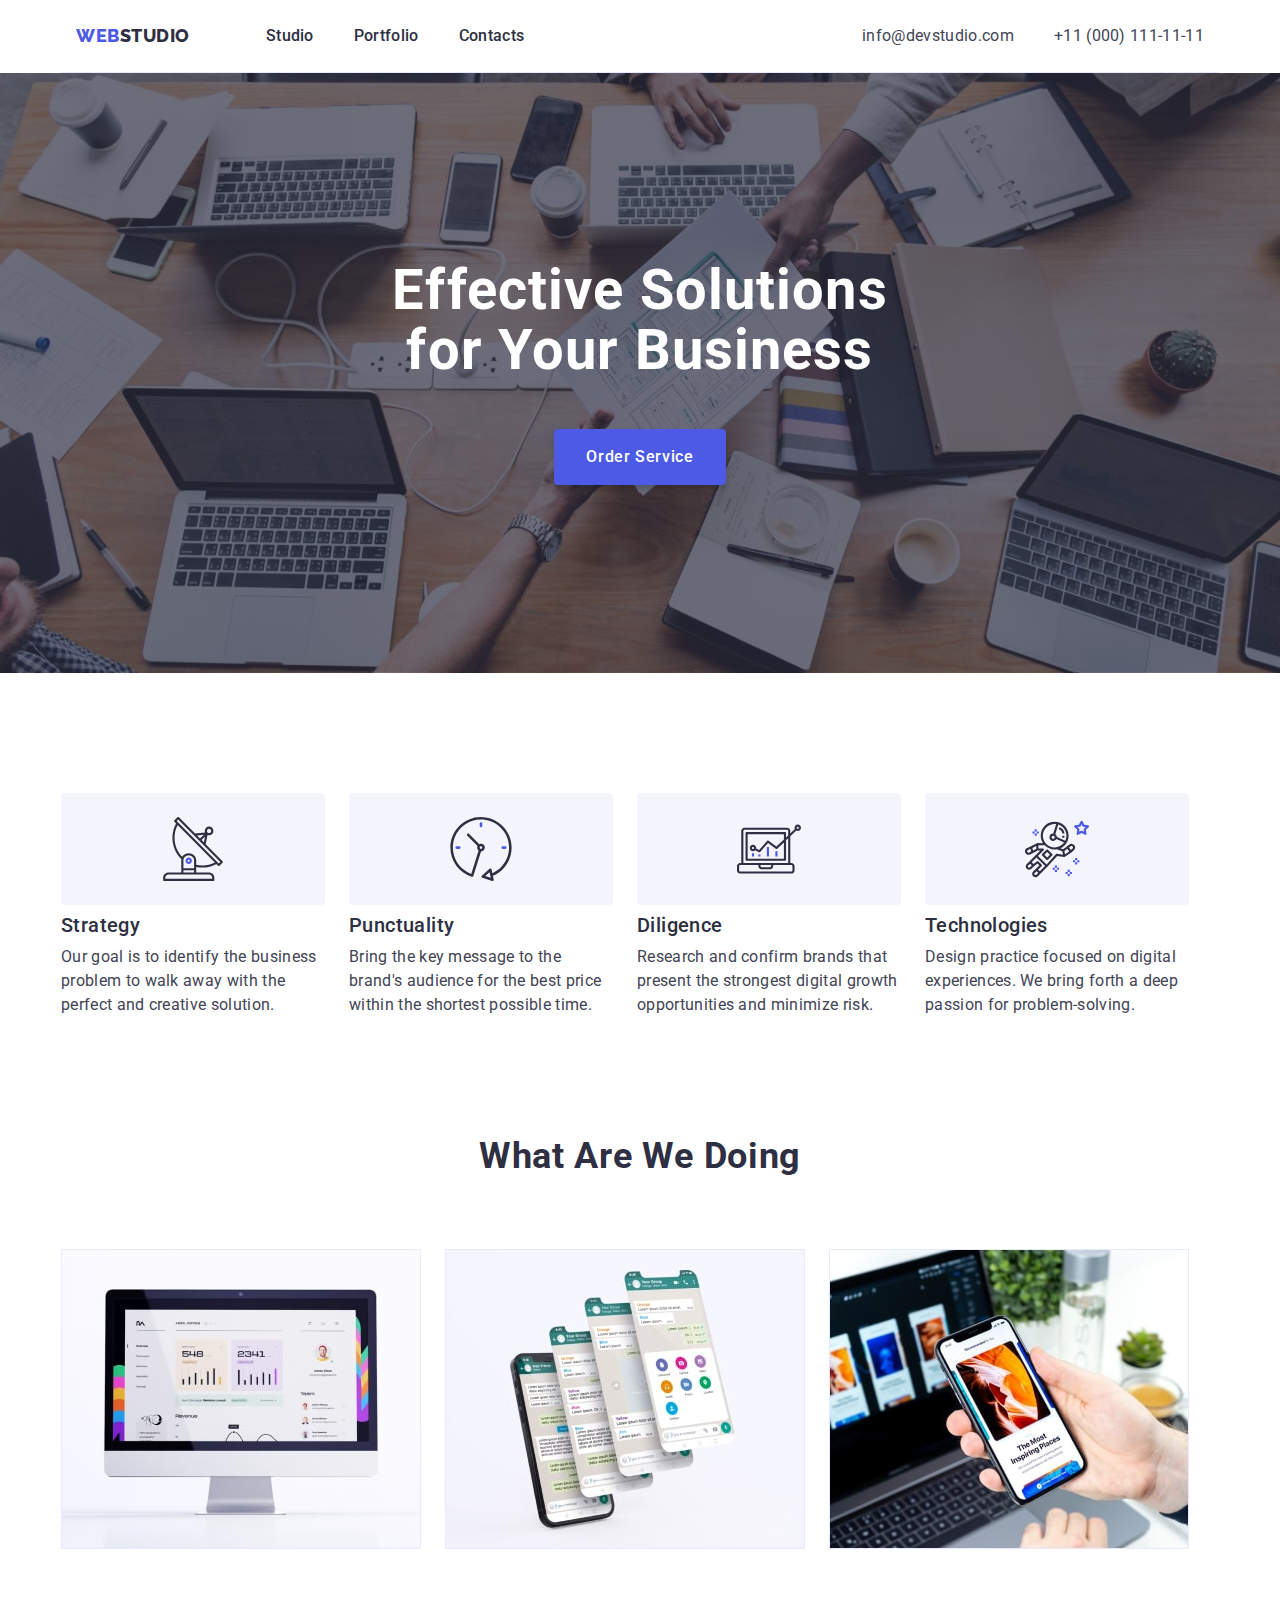
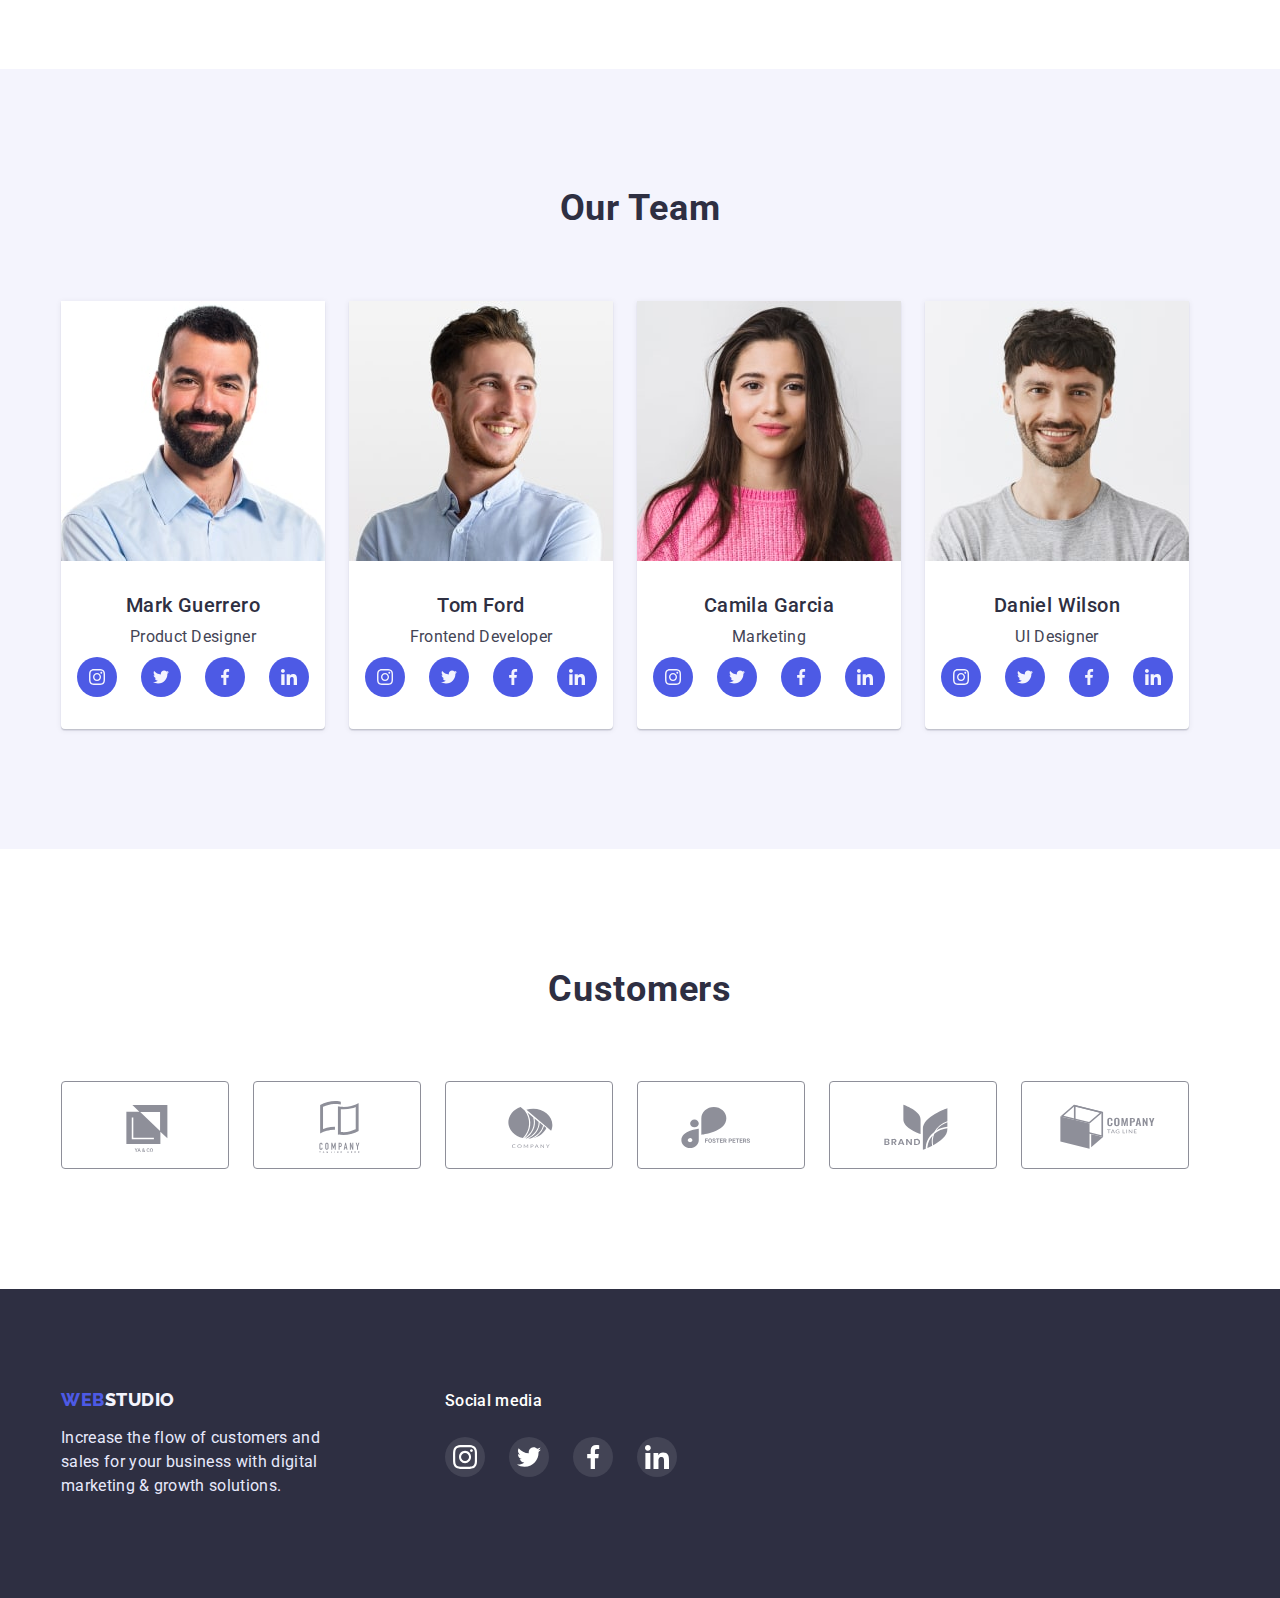
<file: index.html>
<!DOCTYPE html>
<html lang="en">
  <head>
    <meta charset="UTF-8" />
    <meta http-equiv="X-UA-Compatible" content="IE=edge" />
    <meta name="viewport" content="width=device-width, initial-scale=1.0" />
    <title>Webstudio</title>
    <link rel="preconnect" href="https://fonts.googleapis.com" />
    <link rel="preconnect" href="https://fonts.gstatic.com" crossorigin />
    <link
      href="https://fonts.googleapis.com/css2?family=Raleway:wght@800&family=Roboto:wght@400;500;700;900&display=swap"
      rel="stylesheet"
    />
    <link
      rel="stylesheet"
      href="https://cdnjs.cloudflare.com/ajax/libs/modern-normalize/1.1.0/modern-normalize.min.css"
      integrity="sha512-wpPYUAdjBVSE4KJnH1VR1HeZfpl1ub8YT/NKx4PuQ5NmX2tKuGu6U/JRp5y+Y8XG2tV+wKQpNHVUX03MfMFn9Q=="
      crossorigin="anonymous"
      referrerpolicy="no-referrer"
    />
    <link rel="stylesheet" href="./css/style.css" />
  </head>

  <body>
    <header class="header">
      <div class="container header-container">
        <nav class="header-nav">
          <a class="header-logo link" href="./index.html"
            >Web<span class="header-logo-studio">Studio</span></a
          >
          <ul class="header-list list">
            <li class="header-item">
              <a class="header-link link" href="./index.html">Studio</a>
            </li>
            <li class="header-item">
              <a class="header-link link" href="./portfolio.html">Portfolio</a>
            </li>
            <li class="header-item">
              <a class="header-link link" href="">Contacts</a>
            </li>
          </ul>
        </nav>

        <address class="header-address">
          <ul class="header-list list">
            <li>
              <a class="header-tel link" href="mailto:info@devstudio.com"
                >info@devstudio.com</a
              >
            </li>
            <li>
              <a class="header-tel link" href="tel:+110001111111"
                >+11 (000) 111-11-11</a
              >
            </li>
          </ul>
        </address>
      </div>
    </header>
    <main>
      <section class="hero">
        <div class="container hero-container">
          <div class="hero-wrap">
            <h1 class="hero-title">Effective Solutions for Your Business</h1>
            <button class="hero-btn btn" type="button">Order Service</button>
          </div>
        </div>
      </section>

      <section class="section">
        <div class="container">
          <h2 class="about" hidden>Site Info</h2>

          <ul class="about-list list">
            <li class="about-item">
              <div class="about-svg">
                <a href="">
                  <svg width="64" height="64" class="about-icons">
                    <use href="./images/icons-h2.svg#icon-antenna"></use>
                  </svg>
                </a>
              </div>
              <h3 class="about-title title">Strategy</h3>
              <p class="about-text">
                Our goal is to identify the business problem to walk away with
                the perfect and creative solution.
              </p>
            </li>
            <li class="about-item">
              <div class="about-svg">
                <a href="">
                  <svg width="64" height="64" class="about-icons">
                    <use href="./images/icons-h2.svg#icon-clock"></use>
                  </svg>
                </a>
              </div>
              <h3 class="about-title title">Punctuality</h3>
              <p class="about-text">
                Bring the key message to the brand's audience for the best price
                within the shortest possible time.
              </p>
            </li>
            <li class="about-item">
              <div class="about-svg">
                <a href="">
                  <svg width="64" height="64" class="about-icons">
                    <use href="./images/icons-h2.svg#icon-diagram"></use>
                  </svg>
                </a>
              </div>
              <h3 class="about-title title">Diligence</h3>
              <p class="about-text">
                Research and confirm brands that present the strongest digital
                growth opportunities and minimize risk.
              </p>
            </li>
            <li class="about-item">
              <div class="about-svg">
                <a href="">
                  <svg width="64" height="64" class="about-icons">
                    <use href="./images/icons-h2.svg#icon-astronaut"></use>
                  </svg>
                </a>
              </div>
              <h3 class="about-title title">Technologies</h3>
              <p class="about-text">
                Design practice focused on digital experiences. We bring forth a
                deep passion for problem-solving.
              </p>
            </li>
          </ul>
        </div>
      </section>

      <section class="doing section">
        <div class="container">
          <h2 class="doing-title">What are we doing</h2>
          <ul class="doing-list list">
            <li class="doing-item">
              <img
                src="./images/img1-min.jpg"
                alt="Computer"
                width="360"
                height="300"
              />
            </li>
            <li class="doing-item">
              <img
                src="./images/img2-min.jpg"
                alt="Phone"
                width="360"
                height="300"
              />
            </li>
            <li class="doing-item">
              <img
                src="./images/img3-min.jpg"
                alt="Phone"
                width="360"
                height="300"
              />
            </li>
          </ul>
        </div>
      </section>

      <section class="team section">
        <div class="container">
          <h2 class="team-title title">Our Team</h2>
          <ul class="team-list list">
            <li class="team-item">
              <img
                class="team-img"
                src="./images/img-card4-min.jpg"
                alt="Mark Guerrero"
                width="264"
                height="260"
              />
              <div class="people-text">
                <h3 class="team-people">Mark Guerrero</h3>
                <p class="team-text">Product Designer</p>
                <ul class="people-soc list">
                  <li class="people-soc-list">
                    <a class="people-soc-item link" href="">
                      <svg width="16" height="16" class="people-soc-icon">
                        <use href="./images/icons.svg#icon-instagram"></use>
                      </svg>
                    </a>
                  </li>
                  <li class="people-soc-list">
                    <a class="people-soc-item link" href="">
                      <svg width="16" height="16" class="people-soc-icon">
                        <use href="./images/icons.svg#icon-twitter"></use>
                      </svg>
                    </a>
                  </li>
                  <li class="people-soc-list">
                    <a class="people-soc-item link" href="">
                      <svg width="16" height="16" class="people-soc-icon">
                        <use href="./images/icons.svg#icon-facebook"></use>
                      </svg>
                    </a>
                  </li>
                  <li class="people-soc-list">
                    <a class="people-soc-item link" href="">
                      <svg width="16" height="16" class="people-soc-icon">
                        <use href="./images/icons.svg#icon-linkedin"></use>
                      </svg>
                    </a>
                  </li>
                </ul>
              </div>
            </li>
            <li class="team-item">
              <img
                class="team-img"
                src="./images/img-card3-min.jpg"
                alt="Tom Ford"
                width="264"
                height="260"
              />
              <div class="people-text">
                <h3 class="team-people">Tom Ford</h3>
                <p class="team-text">Frontend Developer</p>
                <ul class="people-soc list">
                  <li class="people-soc-list">
                    <a class="people-soc-item link" href="">
                      <svg width="16" height="16" class="people-soc-icon">
                        <use href="./images/icons.svg#icon-instagram"></use>
                      </svg>
                    </a>
                  </li>
                  <li class="people-soc-list">
                    <a class="people-soc-item link" href="">
                      <svg width="16" height="16" class="people-soc-icon">
                        <use href="./images/icons.svg#icon-twitter"></use>
                      </svg>
                    </a>
                  </li>
                  <li class="people-soc-list">
                    <a class="people-soc-item link" href="">
                      <svg width="16" height="16" class="people-soc-icon">
                        <use href="./images/icons.svg#icon-facebook"></use>
                      </svg>
                    </a>
                  </li>
                  <li class="people-soc-list">
                    <a class="people-soc-item link" href="">
                      <svg width="16" height="16" class="people-soc-icon">
                        <use href="./images/icons.svg#icon-linkedin"></use>
                      </svg>
                    </a>
                  </li>
                </ul>
              </div>
            </li>
            <li class="team-item">
              <img
                class="team-img"
                src="./images/img-card2-min.jpg"
                alt="Camila Garcia"
                width="264"
                height="260"
              />
              <div class="people-text">
                <h3 class="team-people">Camila Garcia</h3>
                <p class="team-text">Marketing</p>
                <ul class="people-soc list">
                  <li class="people-soc-list">
                    <a class="people-soc-item link" href="">
                      <svg width="16" height="16" class="people-soc-icon">
                        <use href="./images/icons.svg#icon-instagram"></use>
                      </svg>
                    </a>
                  </li>
                  <li class="people-soc-list">
                    <a class="people-soc-item link" href="">
                      <svg width="16" height="16" class="people-soc-icon">
                        <use href="./images/icons.svg#icon-twitter"></use>
                      </svg>
                    </a>
                  </li>
                  <li class="people-soc-list">
                    <a class="people-soc-item link" href="">
                      <svg width="16" height="16" class="people-soc-icon">
                        <use href="./images/icons.svg#icon-facebook"></use>
                      </svg>
                    </a>
                  </li>
                  <li class="people-soc-list">
                    <a class="people-soc-item link" href="">
                      <svg width="16" height="16" class="people-soc-icon">
                        <use href="./images/icons.svg#icon-linkedin"></use>
                      </svg>
                    </a>
                  </li>
                </ul>
              </div>
            </li>
            <li class="team-item">
              <img
                class="team-img"
                src="./images/img-card1-min.jpg"
                alt="Daniel Wilson"
                width="264"
                height="260"
              />
              <div class="people-text">
                <h3 class="team-people">Daniel Wilson</h3>
                <p class="team-text">UI Designer</p>
                <ul class="people-soc list">
                  <li class="people-soc-list">
                    <a class="people-soc-item link" href="">
                      <svg width="16" height="16" class="people-soc-icon">
                        <use href="./images/icons.svg#icon-instagram"></use>
                      </svg>
                    </a>
                  </li>
                  <li class="people-soc-list">
                    <a class="people-soc-item link" href="">
                      <svg width="16" height="16" class="people-soc-icon">
                        <use href="./images/icons.svg#icon-twitter"></use>
                      </svg>
                    </a>
                  </li>
                  <li class="people-soc-list">
                    <a class="people-soc-item link" href="">
                      <svg width="16" height="16" class="people-soc-icon">
                        <use href="./images/icons.svg#icon-facebook"></use>
                      </svg>
                    </a>
                  </li>
                  <li class="people-soc-list">
                    <a class="people-soc-item link" href="">
                      <svg width="16" height="16" class="people-soc-icon">
                        <use href="./images/icons.svg#icon-linkedin"></use>
                      </svg>
                    </a>
                  </li>
                </ul>
              </div>
            </li>
          </ul>
        </div>
      </section>
      <section class="customers section">
        <div class="container">
          <h2 class="customers-title">Customers</h2>
          <ul class="customers-list list">
            <li class="customers-logo">
              <a class="customers-item" href=""></a>
              <svg width="104" height="56" class="customers-icon">
                <use href="./images/icon-cust.svg#icon-customers-logo1"></use>
              </svg>
            </li>
            <li class="customers-logo">
              <a class="customers-item" href=""></a>
              <svg width="104" height="56" class="customers-icon">
                <use href="./images/icon-cust.svg#icon-customers-logo2"></use>
              </svg>
            </li>
            <li class="customers-logo">
              <a class="customers-item" href=""></a>
              <svg width="104" height="56" class="customers-icon">
                <use href="./images/icon-cust.svg#icon-customers-logo3"></use>
              </svg>
            </li>
            <li class="customers-logo">
              <a class="customers-item" href=""></a>
              <svg width="104" height="56" class="customers-icon">
                <use href="./images/icon-cust.svg#icon-customers-logo4"></use>
              </svg>
            </li>
            <li class="customers-logo">
              <a class="customers-item" href=""></a>
              <svg width="104" height="56" class="customers-icon">
                <use href="./images/icon-cust.svg#icon-customers-logo5"></use>
              </svg>
            </li>
            <li class="customers-logo">
              <a class="customers-item" href=""></a>
              <svg width="104" height="56" class="customers-icon">
                <use href="./images/icon-cust.svg#icon-customers-logo6"></use>
              </svg>
            </li>
          </ul>
        </div>
      </section>
    </main>

    <footer class="footer">
      <div class="footer-cont container">
        <div class="footer-container">
          <a class="footer-logo link" href="./index.html"
            >Web<span class="footer-logo-studio">Studio</span></a
          >
          <p class="footer-text">
            Increase the flow of customers and sales for your business with
            digital marketing & growth solutions.
          </p>
        </div>
        <div class="footer-social-media">
          <p class="soc-text">Social media</p>
          <ul class="footer-soc list">
            <li class="footer-soc-list">
              <a class="footer-soc-item" href="">
                <svg width="24" height="24" class="footer-icons" >
                  <use href="./images/icons.svg#icon-instagram"></use>
                </svg>
              </a>
            </li>
            <li class="footer-soc-list">
              <a class="footer-soc-item" href="">
                <svg width="24" height="24" class="footer-icons">
                  <use href="./images/icons.svg#icon-twitter"></use>
                </svg>
              </a>
            </li>
            <li class="footer-soc-list">
              <a class="footer-soc-item" href="">
                <svg width="24" height="24" class="footer-icons">
                  <use href="./images/icons.svg#icon-facebook"></use>
                </svg>
              </a>
            </li>
            <li class="footer-soc-list">
              <a class="footer-soc-item" href="">
                <svg width="24" height="24" class="footer-icons">
                  <use href="./images/icons.svg#icon-linkedin"></use>
                </svg>
              </a>
            </li>
          </ul>
        </div>
      </div>
    </footer>
  </body>
</html>
</file>
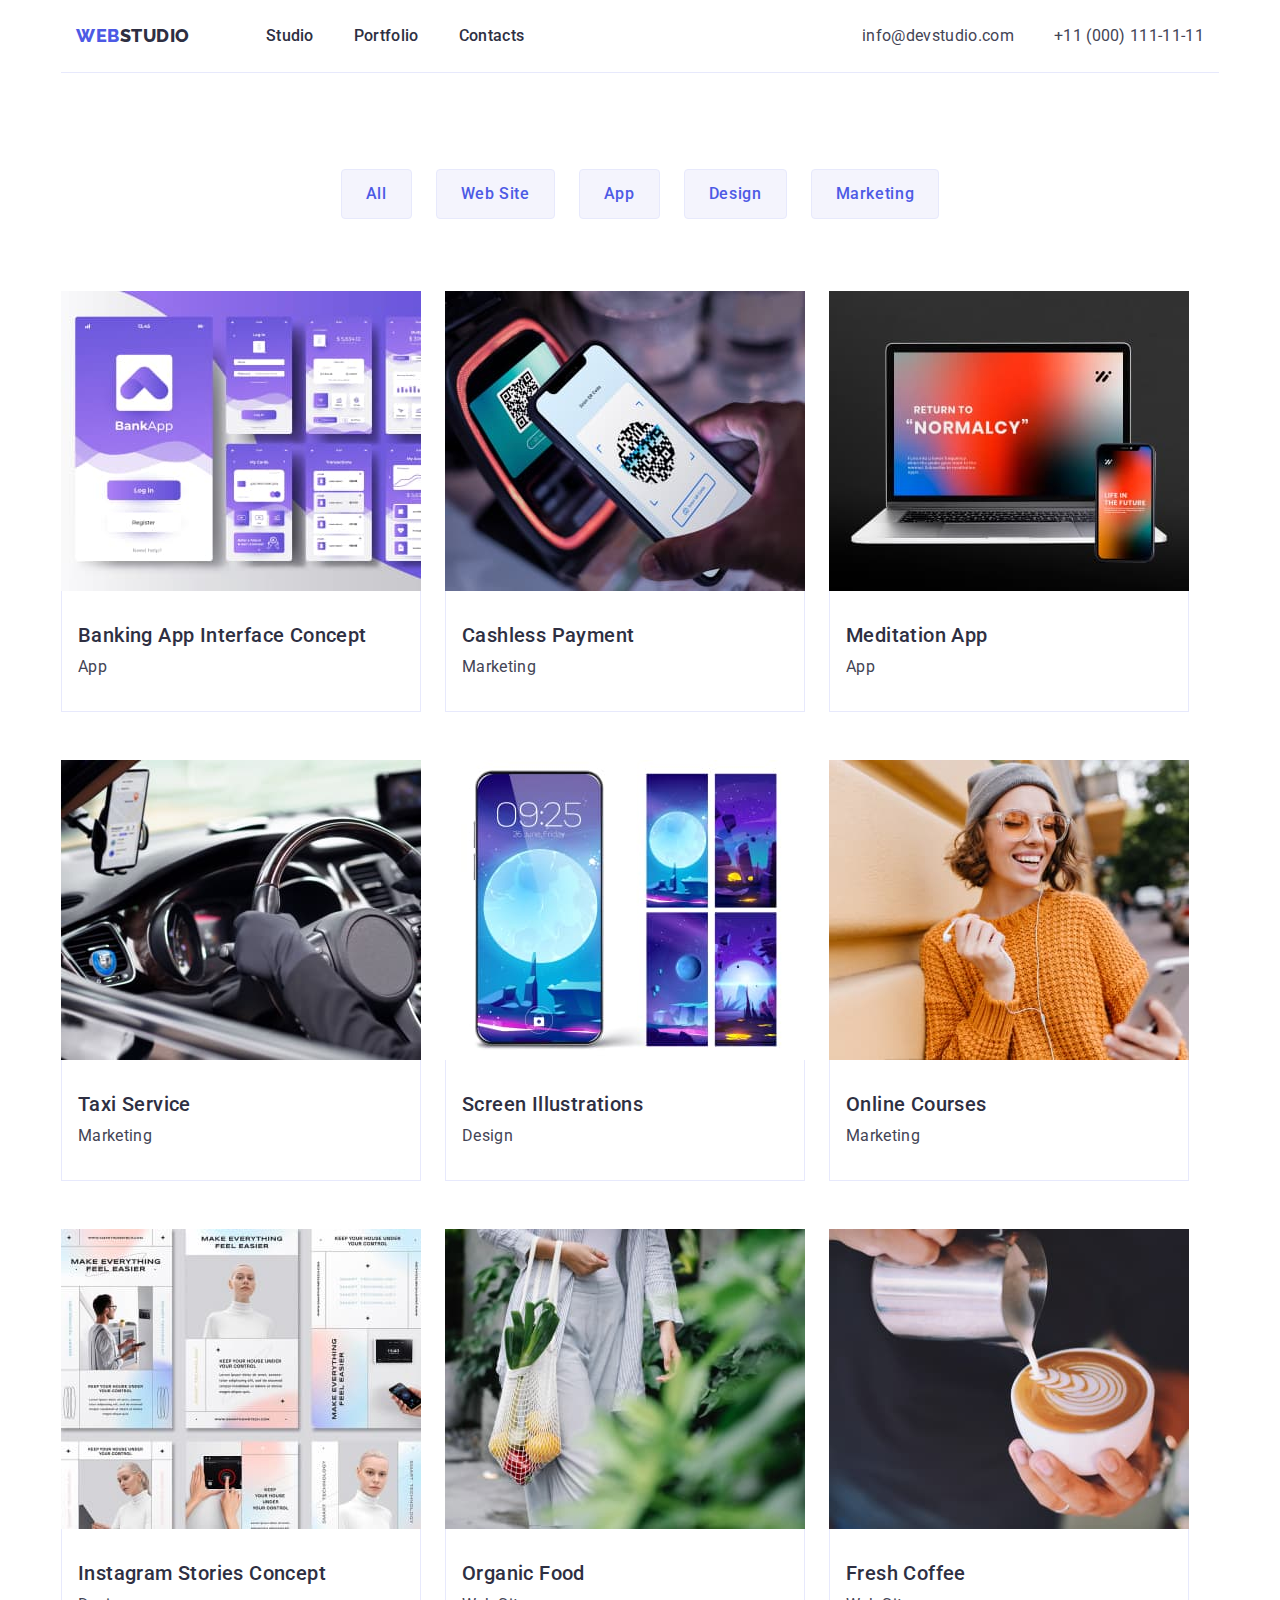
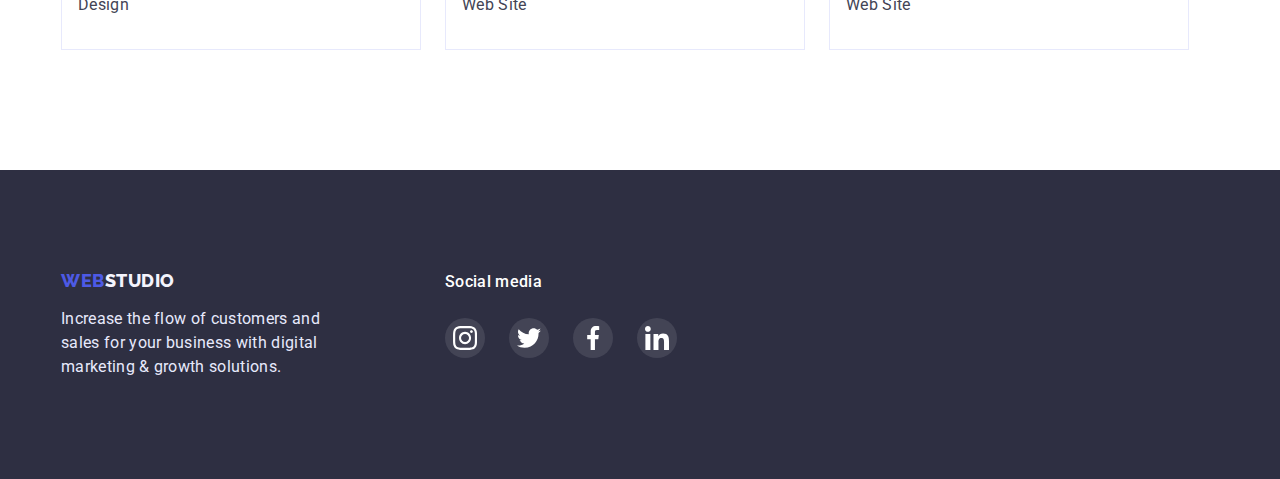
<file: portfolio.html>
<!DOCTYPE html>
<html lang="en">
  <head>
    <meta charset="UTF-8" />
    <meta http-equiv="X-UA-Compatible" content="IE=edge" />
    <meta name="viewport" content="width=device-width, initial-scale=1.0" />
    <title>Webstudio</title>
    <link rel="preconnect" href="https://fonts.googleapis.com" />
    <link rel="preconnect" href="https://fonts.gstatic.com" crossorigin />
    <link
      href="https://fonts.googleapis.com/css2?family=Raleway:wght@800&family=Roboto:wght@400;500;700;900&display=swap"
      rel="stylesheet"
    />
    <link
      rel="stylesheet"
      href="https://cdnjs.cloudflare.com/ajax/libs/modern-normalize/1.1.0/modern-normalize.min.css"
      integrity="sha512-wpPYUAdjBVSE4KJnH1VR1HeZfpl1ub8YT/NKx4PuQ5NmX2tKuGu6U/JRp5y+Y8XG2tV+wKQpNHVUX03MfMFn9Q=="
      crossorigin="anonymous"
      referrerpolicy="no-referrer"
    />
    <link rel="stylesheet" href="./css/style.css" />
  </head>

  <body>
    <header class="header">
      <div class="container header-container">
        <nav class="header-nav">
          <a class="header-logo link" href="./index.html"
            >Web<span class="header-logo-studio">Studio</span></a
          >
          <ul class="header-list list">
            <li class="header-item">
              <a class="header-link link" href="./index.html">Studio</a>
            </li>
            <li class="header-item">
              <a class="header-link link" href="./portfolio.html">Portfolio</a>
            </li>
            <li class="header-item">
              <a class="header-link link" href="">Contacts</a>
            </li>
          </ul>
        </nav>

        <address class="header-address">
          <ul class="header-list list">
            <li>
              <a class="header-tel link" href="mailto:info@devstudio.com"
                >info@devstudio.com</a
              >
            </li>
            <li>
              <a class="header-tel link" href="tel:+110001111111"
                >+11 (000) 111-11-11</a
              >
            </li>
          </ul>
        </address>
      </div>
    </header>
    <main>
      <section class="all-page">
        <div class="container">
          <h1 class="about" hidden>About</h1>
          <ul class="about-buttons list">
            <li><button class="buttons-text" type="button">All</button></li>
            <li>
              <button class="buttons-text" type="button">Web Site</button>
            </li>
            <li><button class="buttons-text" type="button">App</button></li>
            <li><button class="buttons-text" type="button">Design</button></li>
            <li>
              <button class="buttons-text" type="button">Marketing</button>
            </li>
          </ul>
          <ul class="row list">
            <li class="row-list link">
              <a class="link" href="./images-portfolio/img.jpg">
                <img
                  src="./images-portfolio/img.jpg"
                  alt="Banking App"
                  width="360"
                  height="300"
                />
                <div class="row-title-text">
                  <h2 class="row-title">Banking App Interface Concept</h2>
                  <p class="row-text">App</p>
                </div></a
              >
            </li>
            <li class="row-list link">
              <a class="link" href="./images-portfolio/img2.jpg">
                <img
                  src="./images-portfolio/img2.jpg"
                  alt="Cashless Payment"
                  width="360"
                  height="300"
                />
                <div class="row-title-text">
                  <h2 class="row-title">Cashless Payment</h2>
                  <p class="row-text">Marketing</p>
                </div></a
              >
            </li>
            <li class="row-list link">
              <a class="link" href="./images-portfolio/img3.jpg">
                <img
                  src="./images-portfolio/img3.jpg"
                  alt="Meditaion App"
                  width="360"
                  height="300"
                />
                <div class="row-title-text">
                  <h2 class="row-title">Meditation App</h2>
                  <p class="row-text">App</p>
                </div></a
              >
            </li>

            <li class="row-list link">
              <a class="link" href="./images-portfolio/img-row2-1.jpg">
                <img
                  src="./images-portfolio/img-row2-1.jpg"
                  alt="Taxi Service"
                  width="360"
                  height="300"
                />
                <div class="row-title-text">
                  <h2 class="row-title">Taxi Service</h2>
                  <p class="row-text">Marketing</p>
                </div></a
              >
            </li>
            <li class="row-list link">
              <a class="link" href="./images-portfolio/img-row2-2.jpg"
                ><img
                  src="./images-portfolio/img-row2-2.jpg"
                  alt="Screen Illustrations"
                  width="360"
                  height="300"
                />
                <div class="row-title-text">
                  <h2 class="row-title">Screen Illustrations</h2>
                  <p class="row-text">Design</p>
                </div></a
              >
            </li>
            <li class="row-list link">
              <a class="link" href="./images-portfolio/img-row2-3.jpg">
                <img
                  src="./images-portfolio/img-row2-3.jpg"
                  alt="Online Courses"
                  width="360"
                  height="300"
                />
                <div class="row-title-text">
                  <h2 class="row-title">Online Courses</h2>
                  <p class="row-text">Marketing</p>
                </div></a
              >
            </li>

            <li class="row-list link">
              <a class="link" href="./images-portfolio/img-row3-1.jpg"
                ><img
                  src="./images-portfolio/img-row3-1.jpg"
                  alt="Instagram Stories Concept"
                  width="360"
                  height="300"
                />
                <div class="row-title-text">
                  <h2 class="row-title">Instagram Stories Concept</h2>
                  <p class="row-text">Design</p>
                </div></a
              >
            </li>
            <li class="row-list link">
              <a class="link" href="./images-portfolio/img-row3-2.jpg"
                ><img
                  src="./images-portfolio/img-row3-2.jpg"
                  alt="Organic Food"
                  width="360"
                  height="300"
                />
                <div class="row-title-text">
                  <h2 class="row-title">Organic Food</h2>
                  <p class="row-text">Web Site</p>
                </div></a
              >
            </li>
            <li class="row-list link">
              <a class="link" href="./images-portfolio/img-row3-3.jpg">
                <img
                  src="./images-portfolio/img-row3-3.jpg"
                  alt="Fresh Coffee"
                  width="360"
                  height="300"
                />
                <div class="row-title-text">
                  <h2 class="row-title">Fresh Coffee</h2>
                  <p class="row-text">Web Site</p>
                </div></a
              >
            </li>
          </ul>
        </div>
      </section>
    </main>
    <footer class="footer">
      <div class="footer-cont container">
        <div class="footer-container">
          <a class="footer-logo link" href="./index.html"
            >Web<span class="footer-logo-studio">Studio</span></a
          >
          <p class="footer-text">
            Increase the flow of customers and sales for your business with
            digital marketing & growth solutions.
          </p>
        </div>
        <div class="footer-social-media">
          <p class="soc-text">Social media</p>
          <ul class="footer-soc list">
            <li class="footer-soc-list">
              <a class="footer-soc-item" href="">
                <svg width="24" height="24" class="footer-icons" >
                  <use href="./images/icons.svg#icon-instagram"></use>
                </svg>
              </a>
            </li>
            <li class="footer-soc-list">
              <a class="footer-soc-item" href="">
                <svg width="24" height="24" class="footer-icons">
                  <use href="./images/icons.svg#icon-twitter"></use>
                </svg>
              </a>
            </li>
            <li class="footer-soc-list">
              <a class="footer-soc-item" href="">
                <svg width="24" height="24" class="footer-icons">
                  <use href="./images/icons.svg#icon-facebook"></use>
                </svg>
              </a>
            </li>
            <li class="footer-soc-list">
              <a class="footer-soc-item" href="">
                <svg width="24" height="24" class="footer-icons">
                  <use href="./images/icons.svg#icon-linkedin"></use>
                </svg>
              </a>
            </li>
          </ul>
        </div>
      </div>
    </footer>
  </body>
</html>
</file>
<file: css/style.css>
:root {
  --main-title-color: #ffffff;
  --second-title-color: #2e2f42;
}
p,
h1,
h2,
h3,
h4 {
  margin: 0px;
}
ul {
  padding-left: 0px;
  margin: 0px;
}
button {
  cursor: pointer;
}
address {
  font-style: normal;
}
body {
  font-family: "Roboto", sans-serif;
  margin: 0;

  color: #434455;
}
.link {
  text-decoration: none;
}
.list {
  list-style: none;
}
.container {
  width: 1158px;
  padding-left: 15px;
  padding-right: 15px;

  margin: 0 auto;
}
.section {
  padding-top: 120px;
}

/*HEADER*/

.header-container {
  display: flex;
  box-sizing: border-box;
  padding-top: 24px;
  padding-bottom: 24px;
  background: #ffffff;
  border-bottom: 1px solid #e7e9fc;
}
.header-link {
  font-weight: 500;
  font-size: 16px;
  line-height: 1.5;
  letter-spacing: 0.02em;
  color: #2e2f42;
}
.header-link:is(:hover, :focus) {
  color: #404bbf;
}
.header-list {
  display: flex;
  gap: 40px;
}
.header-nav {
  display: flex;
  align-items: center;
  margin-right: auto;
}
.header-logo {
  font-family: "Raleway", sans-serif;
  font-weight: 800;
  font-size: 18px;
  line-height: 1.17;
  display: flex;
  align-items: center;
  letter-spacing: 0.03em;
  text-transform: uppercase;
  color: #4d5ae5;
}
.header-logo-studio {
  color: #2e2f42;
}
.header-logo {
  margin-right: 76px;
}
.header-address {
  font-style: normal;
}
.header-tel {
  font-weight: 400;
  font-size: 16px;
  line-height: 1.5;
  letter-spacing: 0.02em;
  color: #434455;
}
.header-tel:is(:hover, :focus) {
  color: #404bbf;
}

/*HERO*/
.hero {
  background-color: #2e2f42;
  background-image: linear-gradient(
      rgba(46, 47, 66, 0.7),
      rgba(46, 47, 66, 0.7)
    ),
    url(../images/img-hero.jpg);
  background-repeat: no-repeat;
  background-position: center;
  background-size: cover;
  padding-top: 188px;
  padding-bottom: 188px;
}

.hero-title {
  margin-bottom: 48px;
  margin-right: auto;
  margin-left: auto;
  max-width: 496px;
  font-size: 56px;
  line-height: 1.07;
  text-align: center;
  letter-spacing: 0.02em;
  color: var(--main-title-color);
}
.hero-btn {
  min-width: 169px;
  height: 56px;
  display: block;
  margin: 0 auto;
  font-family: inherit;
  font-weight: 500;
  font-size: 16px;
  line-height: 1.5;
  align-items: center;
  letter-spacing: 0.04em;
  cursor: pointer;
  color: #ffffff;
  background: #4d5ae5;
  padding: 16px 32px;
  border: none;
  box-shadow: 0px 4px 4px rgba(0, 0, 0, 0.15);
  border-radius: 4px;
}
.hero-btn:is(:hover, :focus) {
  background: #404bbf;
}
/*ABOUT*/
.about-svg {
  width: 264px;
  height: 112px;
  background: #f4f4fd;
  border-radius: 4px;
  margin-bottom: 8px;
}
.about-icons {
  margin: 24px 100px;
}
.about-list {
  display: flex;
  gap: 24px;
  width: calc(100% - 72) / 4;
}

.about-title {
  font-weight: 500;
  font-size: 20px;
  line-height: 1.2;
  letter-spacing: 0.02em;
  color: var(--second-title-color);
  margin-bottom: 8px;
}
.about-container {
  display: flex;
}

.title {
  list-style: none;
}
.about-text {
  font-size: 16px;
  line-height: 1.5;
  letter-spacing: 0.02em;
  color: #434455;
  max-width: 264px;
}
/*DOIND*/
.doing {
  padding-top: 120px;
  padding-bottom: 120px;
}
img {
  width: 100%;
  height: auto;
  display: block;
}

.doing-title {
  margin-bottom: 72px;
  font-weight: 700;
  font-size: 36px;
  line-height: 1.11;
  text-align: center;
  letter-spacing: 0.02em;
  text-transform: capitalize;
  color: #2e2f42;
}
.doing-list {
  display: flex;
  gap: 24px;
}

.list {
  list-style: none;
}

/*TEAM*/
.team {
  padding-bottom: 120px;
  background: #f4f4fd;
}
.team-title {
  font-weight: 700;
  font-size: 36px;
  line-height: 1.11;
  text-align: center;
  letter-spacing: 0.02em;
  text-transform: capitalize;
  color: var(--second-title-color);
  margin-bottom: 72px;
}

.team-list {
  display: flex;
  gap: 24px;
}

.team-item {
  background-color: #ffffff;
  box-shadow: 0px 1px 6px rgba(46, 47, 66, 0.08),
    0px 1px 1px rgba(46, 47, 66, 0.16), 0px 2px 1px rgba(46, 47, 66, 0.08);
  border-radius: 0px 0px 4px 4px;
  width: calc(100% - 48) / 3;
}
.team-img {
  display: block;
  width: 100%;
  height: auto;
}
.team-people {
  font-weight: 500;
  font-size: 20px;
  line-height: 1.2;
  text-align: center;
  letter-spacing: 0.02em;
  color: #2e2f42;
  margin-bottom: 8px;
}
.team-text {
  font-size: 16px;
  line-height: 1.5;
  text-align: center;
  letter-spacing: 0.02em;
  color: #434455;
  margin-bottom: 8px;
}
.people-text {
  align-content: center;
  padding-top: 32px;
  padding-bottom: 32px;
}

.people-soc {
  display: flex;
  justify-content: center;
  gap: 24px;
}
.people-soc-list {
  width: 40px;
  height: 40px;
}
.people-soc-item {
  width: 100%;
  height: 100%;
  border-radius: 50%;
  background-color: #4d5ae5;
  display: flex;
  align-items: center;
  justify-content: center;
}
.people-soc-item:is(:hover, :focus) {
  background-color: #404bbf;
}
.people-soc-icon {
  fill: #f4f4fd;
}
/*CUSTOMERS*/
.customers-title {
  font-size: 36px;
  font-weight: 700;
  line-height: 40px;
  letter-spacing: 0.02em;
  text-align: center;
  color: var(--second-title-color);
  margin-bottom: 72px;
}

.customers-list {
  display: flex;
  gap: 24px;
  padding-bottom: 120px;
}

.customers-logo {
  box-sizing: border-box;
  width: 168px;
  height: 88px;
  border: 1px solid #8e8f99;
  border-radius: 4px;
}
.customers-icon {
  margin: 16px 32px;
  fill: #8e8f99;
}
.customers-logo:hover {
  border-color: #404bbf;
}
.customers-logo:hover .customers-icon {
  fill: #404bbf;
}

/*PORTFOLIO BUTTONS*/
.all-page {
  padding-top: 96px;
  padding-bottom: 120px;
}

.about-buttons {
  display: flex;
  justify-content: center;
  gap: 24px;
  margin-bottom: 72px;
}
.buttons-text {
  font-family: inherit;
  font-style: normal;
  font-weight: 500;
  font-size: 16px;
  line-height: 1.5;
  display: flex;
  align-items: center;
  text-align: center;
  letter-spacing: 0.04em;
  cursor: pointer;
  color: #4d5ae5;
  background: #f4f4fd;

  padding: 12px 24px;
  border: 1px solid #e7e9fc;
  border-radius: 4px;
}

.buttons-text:is(:hover, :focus) {
  color: #ffffff;
  background: #404bbf;
}
/*PORTFOLIO FOTO*/
.row {
  display: flex;
  flex-wrap: wrap;
  column-gap: 24px;
  row-gap: 48px;
}
.row-title {
  font-weight: 500;
  font-size: 20px;
  line-height: 1.2;
  letter-spacing: 0.02em;
  color: #2e2f42;
  margin-bottom: 8px;
}
.row-text {
  font-size: 16px;
  line-height: 1.5;
  letter-spacing: 0.02em;
  color: #434455;
}

.row-list {
  width: calc(100% - 48) / 3;

  list-style: none;
  border: #e7e9fc;
  border-radius: 1px;
}
.row-title-text {
  box-sizing: border-box;
  background: #ffffff;
  border-right: 1px solid #e7e9fc;
  border-left: 1px solid #e7e9fc;
  border-bottom: 1px solid #e7e9fc;
  padding-left: 16px;
  padding-bottom: 32px;
  padding-right: 16px;
  padding-top: 32px;
}
.portfolio-img {
  display: block;
  max-width: 100%;
  height: auto;
}
.link {
  text-decoration: none;
}
/*FOOTER*/
.footer {
  padding-top: 100px;
  padding-bottom: 100px;

  background: #2e2f42;
}
.footer-cont {
  display: flex;
}

.footer-logo {
  font-family: "Raleway", sans-serif;
  font-weight: 800;
  font-size: 18px;
  line-height: 1.17;
  display: flex;
  align-items: center;
  letter-spacing: 0.03em;
  text-transform: uppercase;
  color: #4d5ae5;
  margin-bottom: 16px;
}
.footer-container {
  width: 264px;
  margin-right: 120px;
}
.footer-logo-studio {
  color: #f4f4fd;
}
.footer-text {
  font-size: 16px;
  line-height: 1.5;
  letter-spacing: 0.02em;
  color: #e7e9fc;
}

.soc-text {
  font-size: 16px;
  font-weight: 500;
  line-height: 24px;
  letter-spacing: 0.02em;
  text-align: left;
  color: #ffffff;
  margin-bottom: 24px;
}
.footer-soc {
  display: flex;
  gap: 24px;
}
.footer-soc-list {
  width: 40px;
  height: 40px;
}

.footer-soc-item {
  width: 100%;
  height: 100%;
  border-radius: 50%;
  background-color: #434455;
  display: flex;
  align-items: center;
  justify-content: center;
}
.footer-soc-item:is(:hover, :focus) {
  background-color: #31D0AA;

}
.footer-icons {
  fill: #ffffff;
}
</file>
